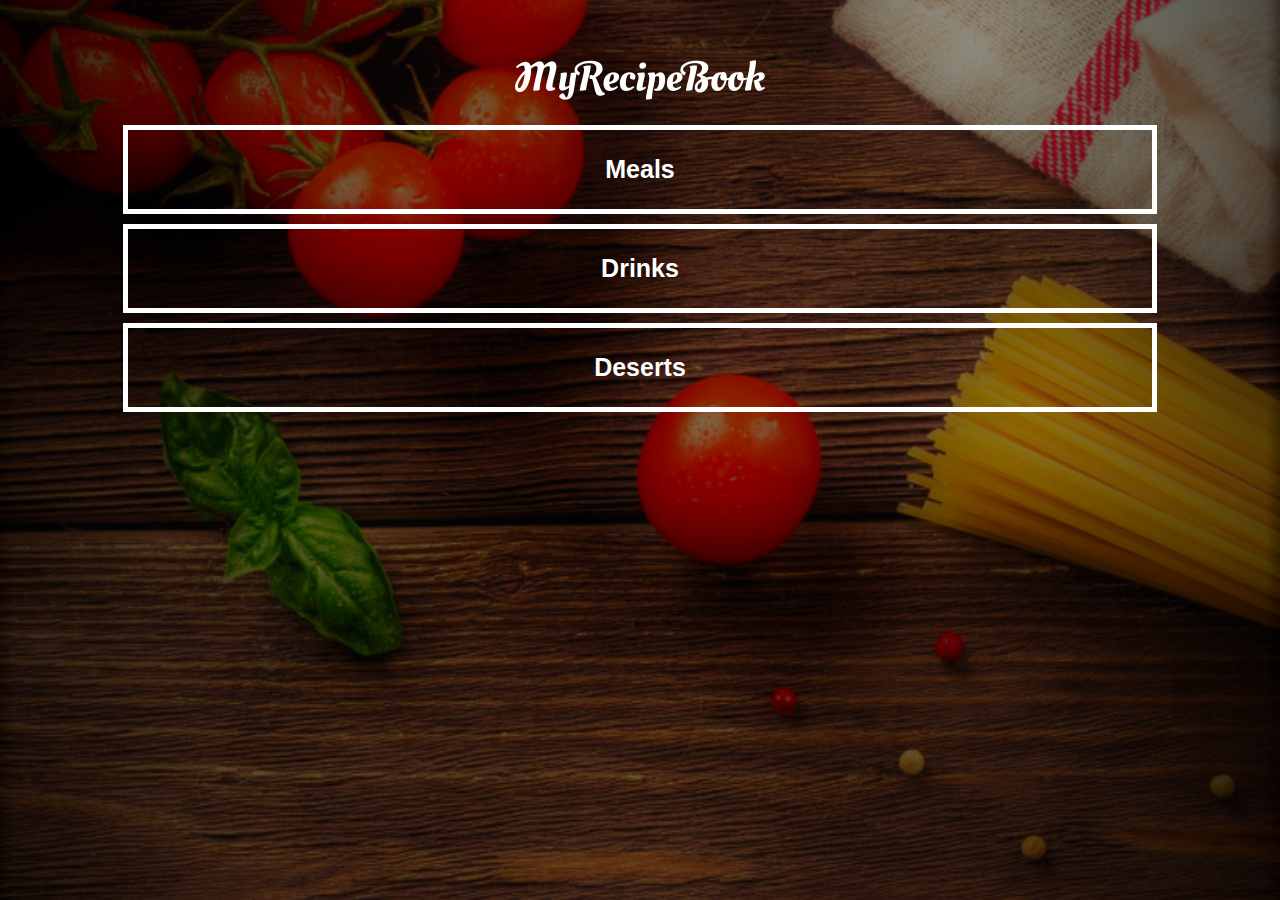
<file: index.html>
<!DOCTYPE html>
<html>
    <head>
        <title>My Recipe Book</title>
        <link rel="stylesheet" href="style.css">
    </head>
    
    <body class="body-home">
        <div id="home">
           
          <img scr="images/logo-img.png" id="home-logo-img">  
          <img src="images/logo-text.png" id="home-logo-text">   
        
            <div class="home menu">
        
           <a href="meals.html" class="home-menu-item">
                <p>Meals</p>
                </a>     
                
            <a href="drinks.html" class="home-menu-item">
                <p>Drinks</p>
            </a>    
                
            <a href="deserts.html" class="home-menu-item">
                <p>Deserts</p>
            </a> 
                          
            </div> 
            
        </div>
    </body>        
</html>
</file>
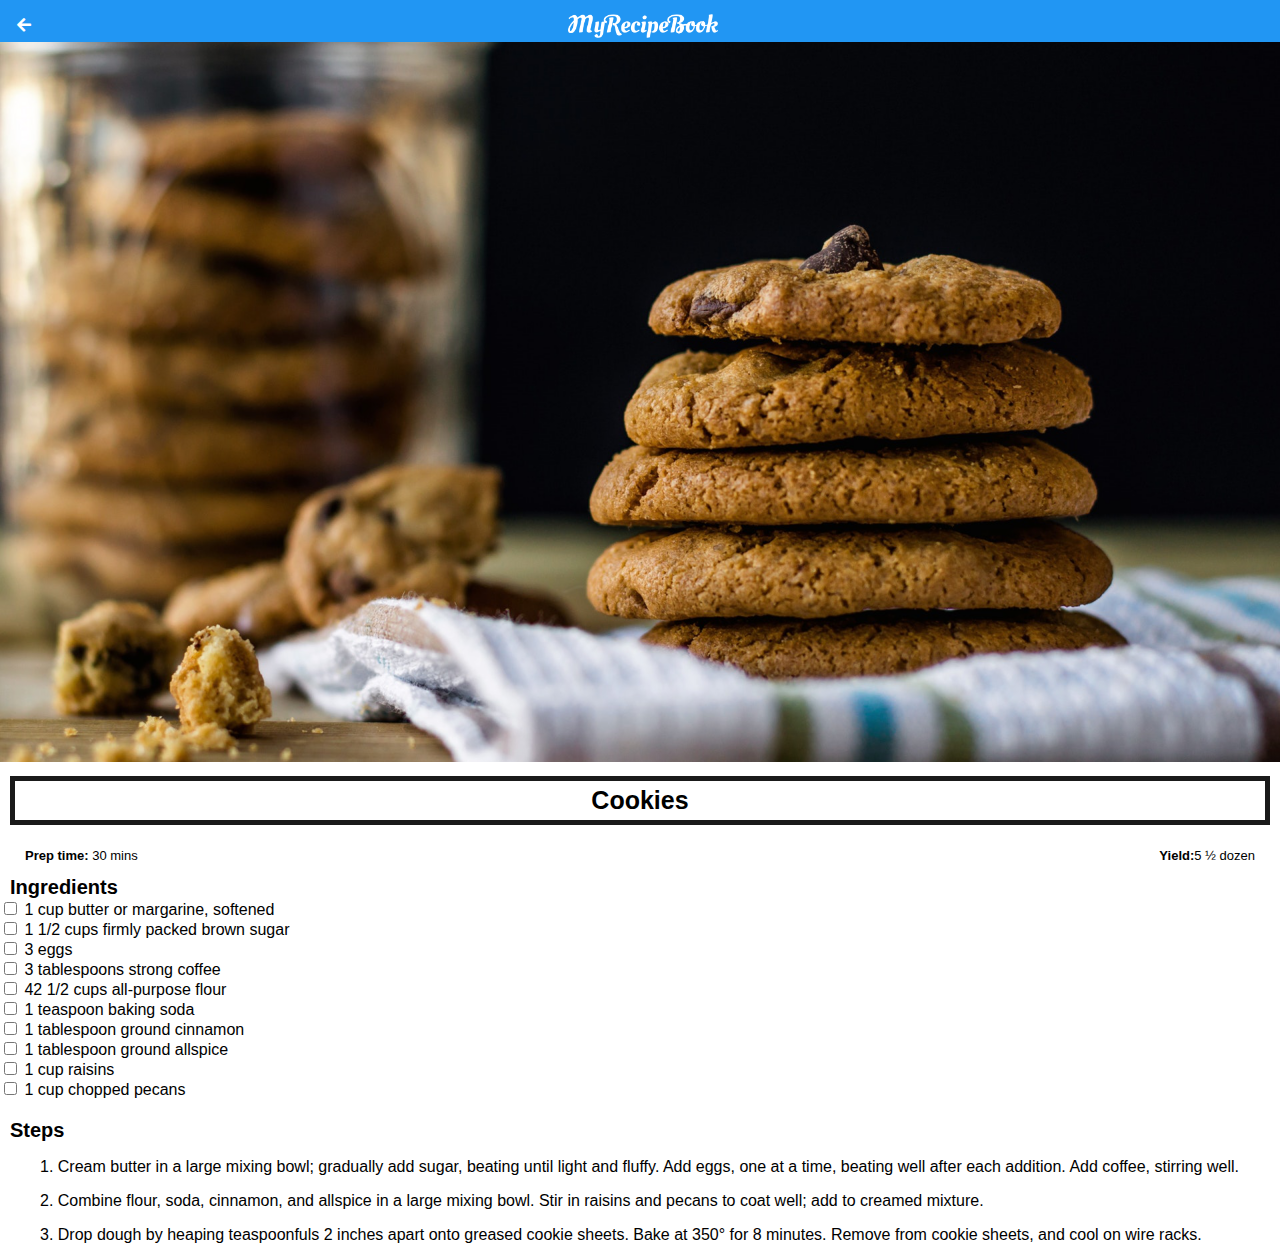
<file: cookies.html>
<!DOCTYPE html>
<html>
    <head>
        <title>My Recipe Book | Drinks | Griled Cheese</title>
        <link rel="stylesheet" href="style.css">
        <link rel="stylesheet" href="fontawesome/css/all.css">
    </head>
    
    <body class="body-recipe">
        
        <div class="header">
        <a href="index.html">
            <i class="fas fa-arrow-left"></i>
        </a>
        <img src="images/logo-text.png">
        </div>
        
        <div id="meals">
            
        <div class="meals-recipe">
   <div class="recipe-details">
            <img src="images/cookies.png">
       <h1>Cookies</h1>
       <div class="recipe-details-info">
       <p><b>Prep time:</b> 30 mins</p>
       <p style="float: right;"><b>Yield:</b>5 ½ dozen</p>
           </div>
       <div class="recipe-details-ingrendients">
       <h2>Ingredients</h2>
           
           <input id="check-01" type="checkbox">
           <lebel for="check-01">1 cup butter or margarine, softened</lebel>
           <br>
                     <input id="check-01" type="checkbox">
           <lebel for="check-01">1 1/2 cups firmly packed brown sugar</lebel>
           <br> 
                      <input id="check-01" type="checkbox">
           <lebel for="check-01">3 eggs</lebel>
           <br>
                      <input id="check-01" type="checkbox">
           <lebel for="check-01">3 tablespoons strong coffee</lebel>
           <br>
                      <input id="check-01" type="checkbox">
           <lebel for="check-01">42 1/2 cups all-purpose flour</lebel>
           <br>
           
                                 <input id="check-01" type="checkbox">
           <lebel for="check-01">1 teaspoon baking soda</lebel>
           <br>
           
                                 <input id="check-01" type="checkbox">
           <lebel for="check-01">1 tablespoon ground cinnamon</lebel>
           <br>
                                 <input id="check-01" type="checkbox">
           <lebel for="check-01">1 tablespoon ground allspice</lebel>
           <br>
                                 <input id="check-01" type="checkbox">
           <lebel for="check-01">1 cup raisins</lebel>
           <br>
                                 <input id="check-01" type="checkbox">
           <lebel for="check-01">1 cup chopped pecans</lebel>
           <br>
           
           
           
           
           
         </div>
         <div class="recipe-details-steps">
              <h2>Steps</h2>
               
             <ol>1.	Cream butter in a large mixing bowl; gradually add sugar, beating until light and fluffy. Add eggs, one at a time, beating well after each addition. Add coffee, stirring well.</ol>
             <ol>2.	Combine flour, soda, cinnamon, and allspice in a large mixing bowl. Stir in raisins and pecans to coat well; add to creamed mixture.</ol>
             <ol>3.	Drop dough by heaping teaspoonfuls 2 inches apart onto greased cookie sheets. Bake at 350° for 8 minutes. Remove from cookie sheets, and cool on wire racks.</ol>
             
        </div>
       
       
       
              </div>
            
            </div>
            
        </div>
    </body>        
</html>
</file>
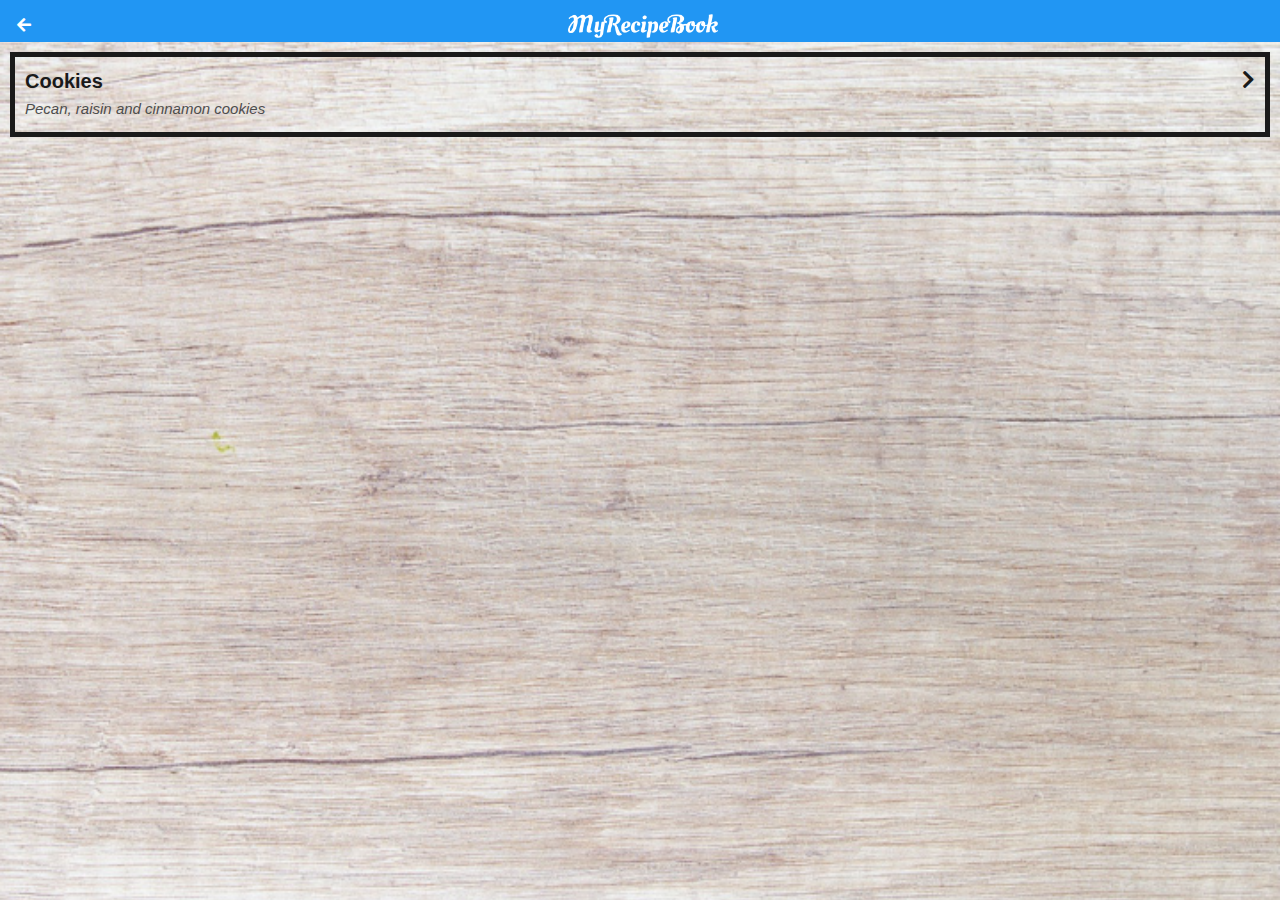
<file: deserts.html>
<!DOCTYPE html>
<html>
    <head>
        <title>My Recipe Book | Drinks</title>
        <link rel="stylesheet" href="style.css">
        <link rel="stylesheet" href="fontawesome/css/all.css">
    </head>
    
    <body class="body-meals">
        
        <div class="header">
        <a href="index.html">
            <i class="fas fa-arrow-left"></i>
        </a>
        <img src="images/logo-text.png">
        </div>
        
        <div id="meals">
            
        <div class="meals-list">
          
            <a href="cookies.html">
                <div class="meals-list-item">
                <h1>Cookies<i class="fas fa-chevron-right"></i></h1>
                   <p>Pecan, raisin and cinnamon cookies</p> 
                    
                </div>
            
            
            </a>
            </div>
            
        </div>
    </body>        
</html>
</file>
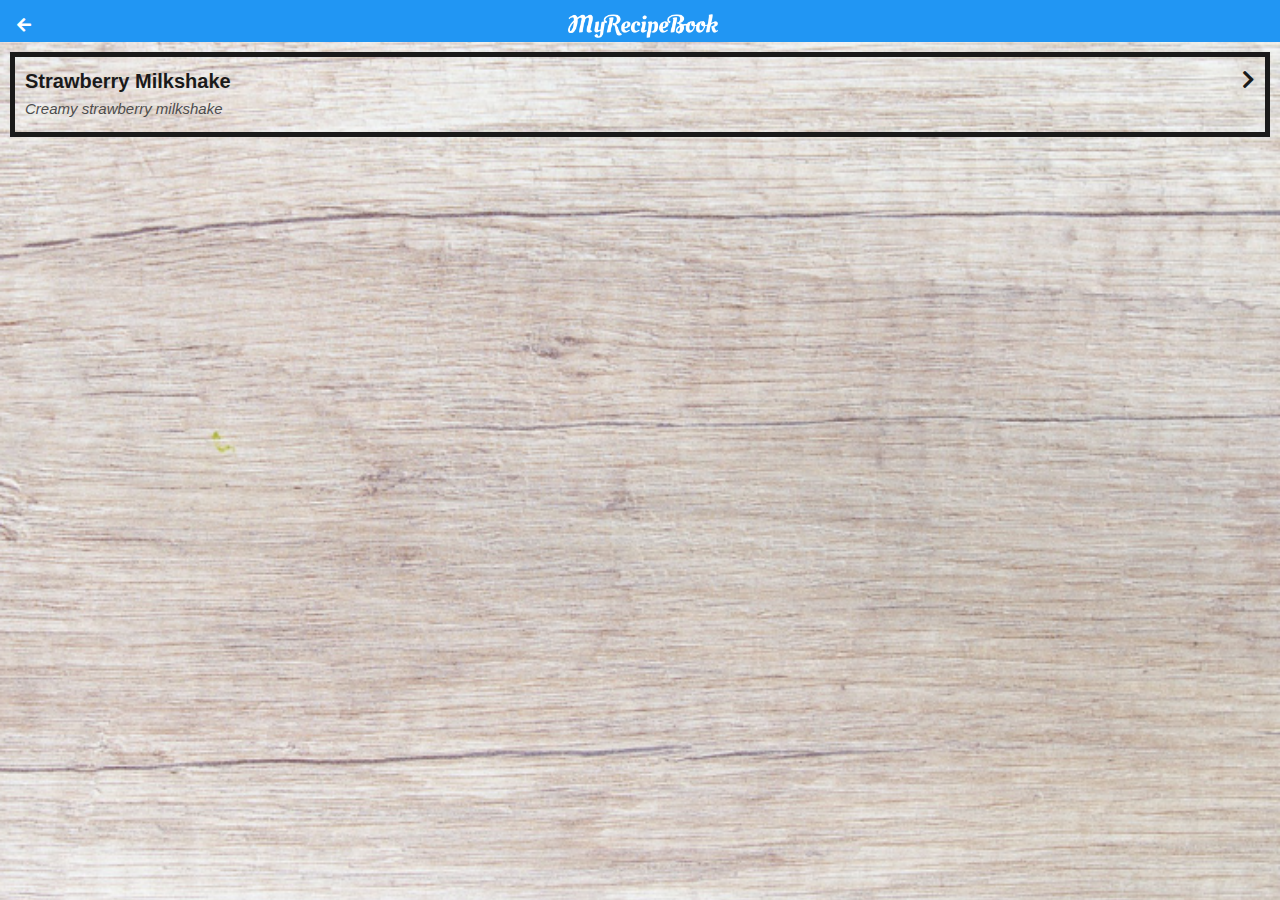
<file: drinks.html>
<!DOCTYPE html>
<html>
    <head>
        <title>My Recipe Book | Drinks</title>
        <link rel="stylesheet" href="style.css">
        <link rel="stylesheet" href="fontawesome/css/all.css">
    </head>
    
    <body class="body-meals">
        
        <div class="header">
        <a href="index.html">
            <i class="fas fa-arrow-left"></i>
        </a>
        <img src="images/logo-text.png">
        </div>
        
        <div id="meals">
            
        <div class="meals-list">
          
            <a href="strawberrymilkshake.html">
                <div class="meals-list-item">
                <h1>Strawberry Milkshake<i class="fas fa-chevron-right"></i></h1>
                   <p>Creamy strawberry milkshake</p> 
                    
                </div>
            
            
            </a>
            </div>
            
        </div>
    </body>        
</html>
</file>
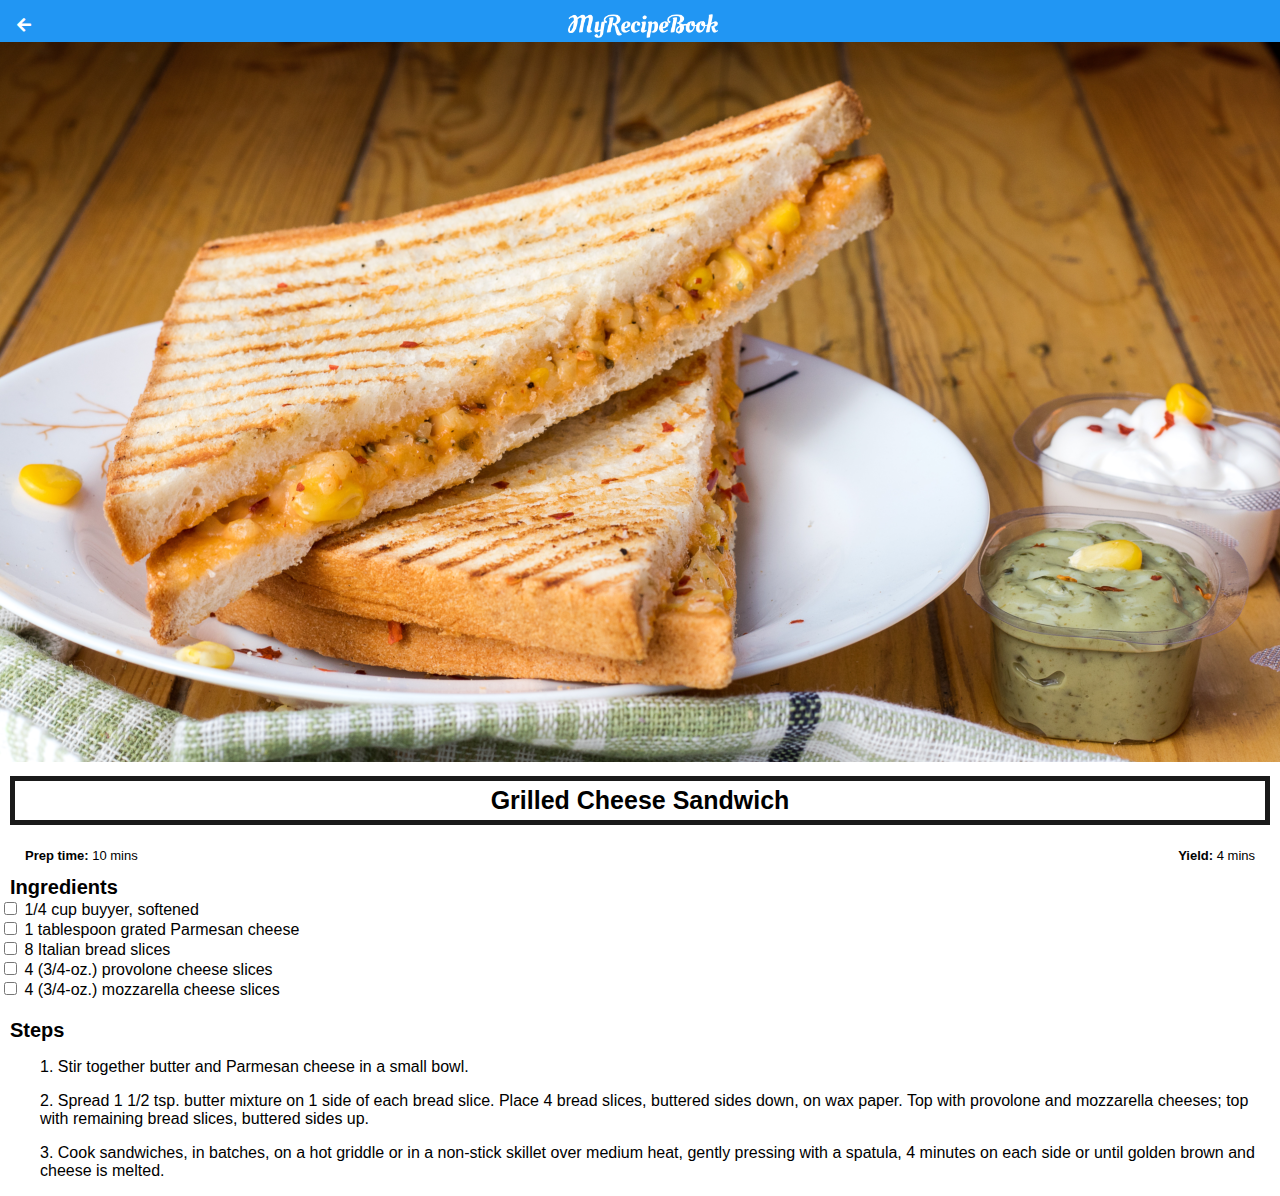
<file: griledcheese.html>
<!DOCTYPE html>
<html>
    <head>
        <title>My Recipe Book | Drinks | Griled Cheese</title>
        <link rel="stylesheet" href="style.css">
        <link rel="stylesheet" href="fontawesome/css/all.css">
    </head>
    
    <body class="body-recipe">
        
        <div class="header">
        <a href="index.html">
            <i class="fas fa-arrow-left"></i>
        </a>
        <img src="images/logo-text.png">
        </div>
        
        <div id="meals">
            
        <div class="meals-recipe">
   <div class="recipe-details">
            <img src="images/grilledCheese.png">
       <h1>Grilled Cheese Sandwich</h1>
       <div class="recipe-details-info">
       <p><b>Prep time:</b> 10 mins</p>
       <p style="float: right;"><b>Yield:</b> 4 mins</p>
           </div>
       <div class="recipe-details-ingrendients">
       <h2>Ingredients</h2>
           
           <input id="check-01" type="checkbox">
           <lebel for="check-01">1/4 cup buyyer, softened</lebel>
           <br>
                     <input id="check-01" type="checkbox">
           <lebel for="check-01">1 tablespoon grated Parmesan cheese</lebel>
           <br> 
                      <input id="check-01" type="checkbox">
           <lebel for="check-01">8 Italian bread slices</lebel>
           <br>
                      <input id="check-01" type="checkbox">
           <lebel for="check-01">4 (3/4-oz.) provolone cheese slices</lebel>
           <br>
                      <input id="check-01" type="checkbox">
           <lebel for="check-01">4 (3/4-oz.) mozzarella cheese slices</lebel>
           <br>
         </div>
         <div class="recipe-details-steps">
              <h2>Steps</h2>
               
             <ol>1.	Stir together butter and Parmesan cheese in a small bowl.</ol>
             <ol>2.	Spread 1 1/2 tsp. butter mixture on 1 side of each bread slice. Place 4 bread slices, buttered sides down, on wax paper. Top with provolone and mozzarella cheeses; top with remaining bread slices, buttered sides up.</ol>
             <ol>3.	Cook sandwiches, in batches, on a hot griddle or in a non-stick skillet over medium heat, gently pressing with a spatula, 4 minutes on each side or until golden brown and cheese is melted.</ol>
             
        </div>
       
       
       
              </div>
            
            </div>
            
        </div>
    </body>        
</html>
</file>
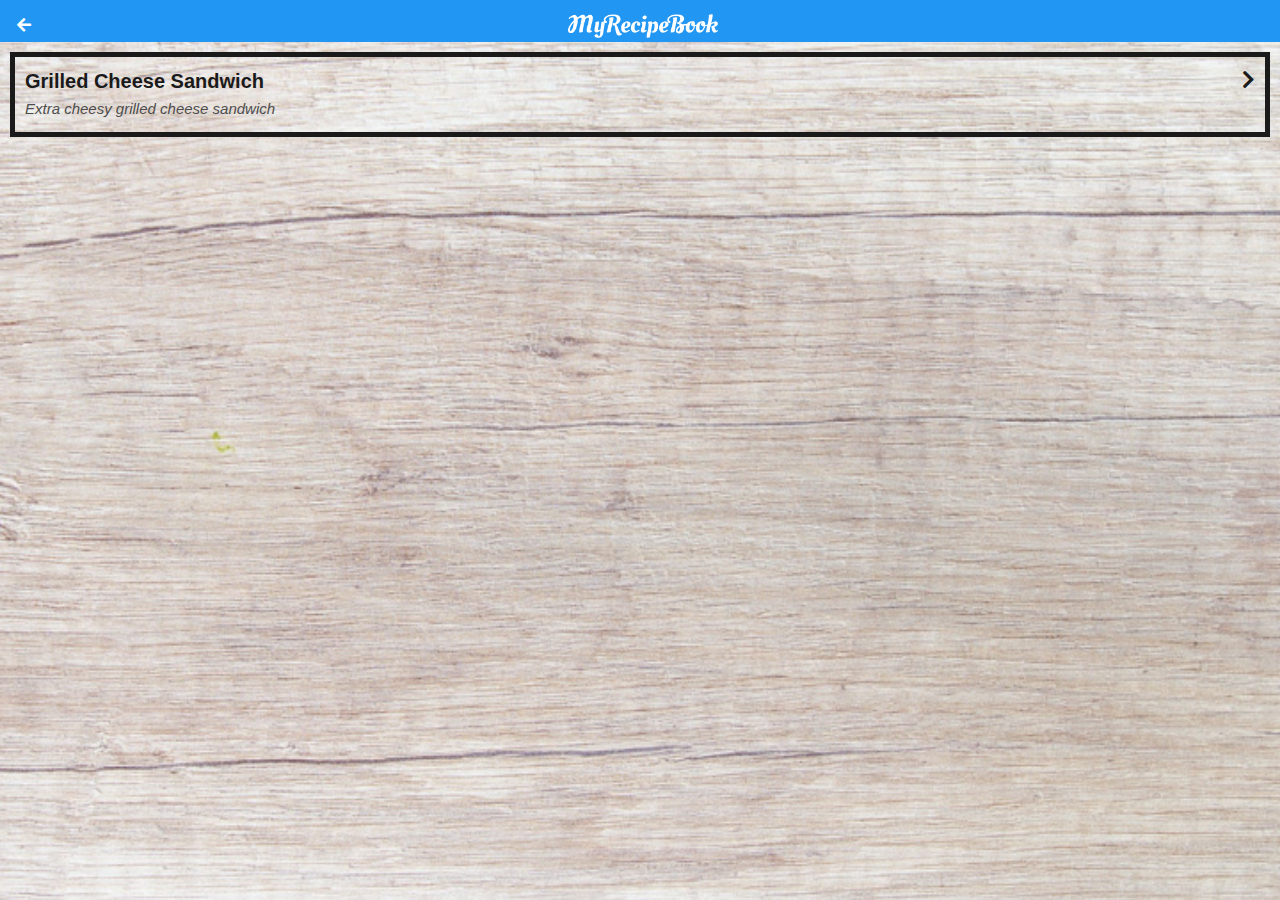
<file: meals.html>
<!DOCTYPE html>
<html>
    <head>
        <title>My Recipe Book | Meals</title>
        <link rel="stylesheet" href="style.css">
        <link rel="stylesheet" href="fontawesome/css/all.css">
    </head>
    
    <body class="body-meals">
        
        <div class="header">
        <a href="index.html">
            <i class="fas fa-arrow-left"></i>
        </a>
        <img src="images/logo-text.png">
        </div>
        
        <div id="meals">
            
        <div class="meals-list">
          
            <a href="griledcheese.html">
                <div class="meals-list-item">
                <h1>Grilled Cheese Sandwich<i class="fas fa-chevron-right"></i></h1>
                   <p>Extra cheesy grilled cheese sandwich</p> 
                    
                </div>
            
            
            </a>
            </div>
            
        </div>
    </body>        
</html>
</file>
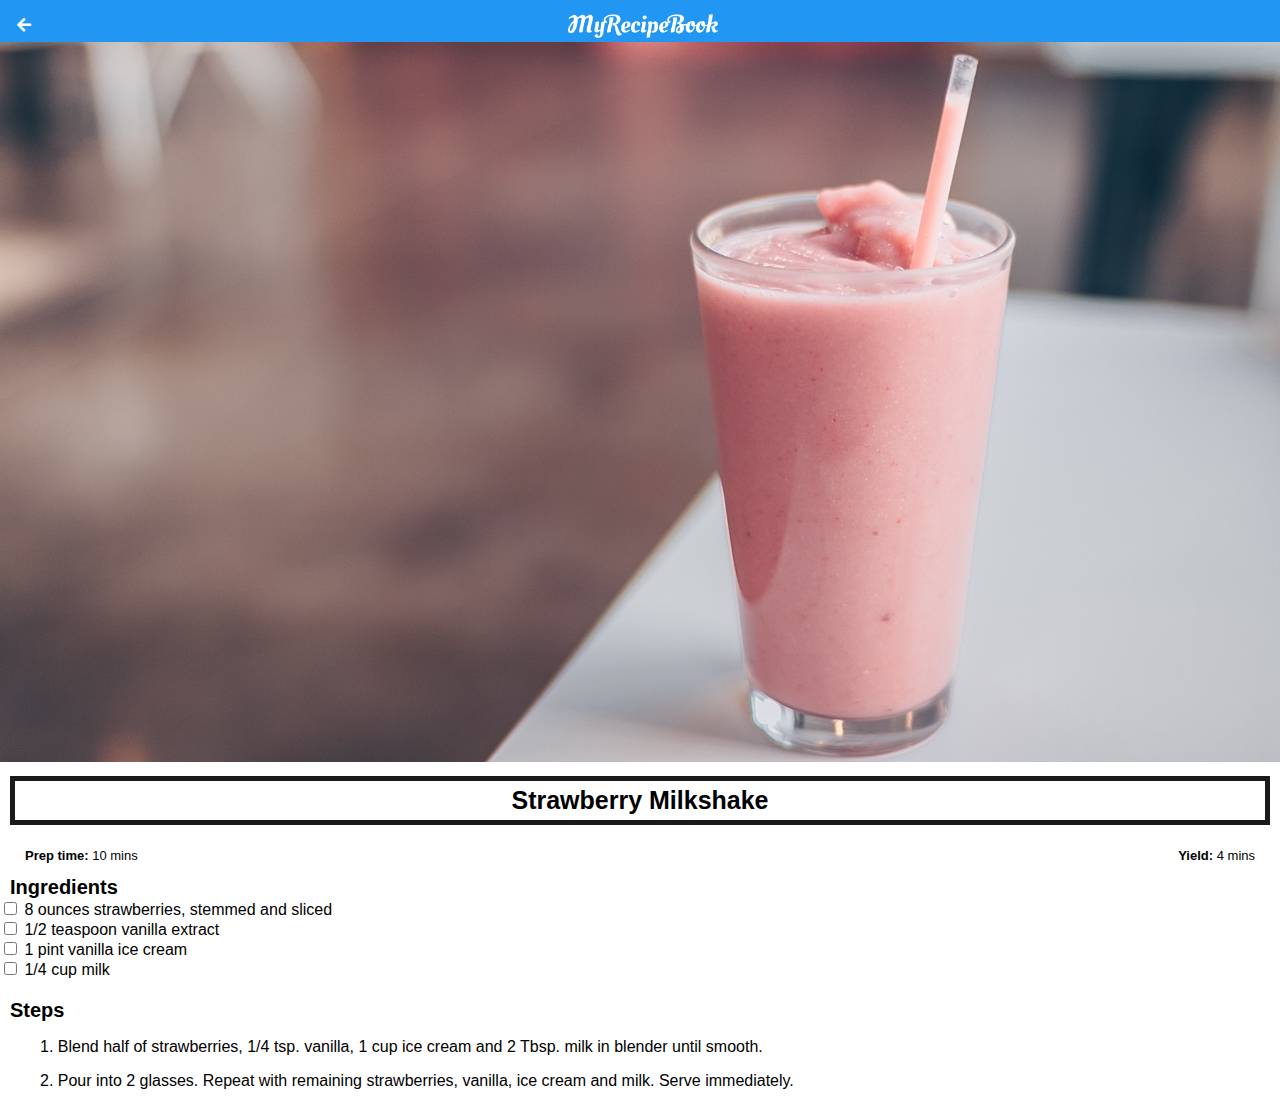
<file: strawberrymilkshake.html>
<!DOCTYPE html>
<html>
    <head>
        <title>My Recipe Book | Drinks | Griled Cheese</title>
        <link rel="stylesheet" href="style.css">
        <link rel="stylesheet" href="fontawesome/css/all.css">
    </head>
    
    <body class="body-recipe">
        
        <div class="header">
        <a href="index.html">
            <i class="fas fa-arrow-left"></i>
        </a>
        <img src="images/logo-text.png">
        </div>
        
        <div id="meals">
            
        <div class="meals-recipe">
   <div class="recipe-details">
            <img src="images/strawberryMilkshake.png">
       <h1>Strawberry Milkshake</h1>
       <div class="recipe-details-info">
       <p><b>Prep time:</b> 10 mins</p>
       <p style="float: right;"><b>Yield:</b> 4 mins</p>
           </div>
       <div class="recipe-details-ingrendients">
       <h2>Ingredients</h2>
           
           <input id="check-01" type="checkbox">
           <lebel for="check-01">8 ounces strawberries, stemmed and sliced</lebel>
           <br>
                     <input id="check-01" type="checkbox">
           <lebel for="check-01">1/2 teaspoon vanilla extract</lebel>
           <br> 
                      <input id="check-01" type="checkbox">
           <lebel for="check-01">1 pint vanilla ice cream</lebel>
           <br>
                      <input id="check-01" type="checkbox">
           <lebel for="check-01">1/4 cup milk</lebel>
           <br>

         </div>
         <div class="recipe-details-steps">
              <h2>Steps</h2>
               
             <ol>1.	Blend half of strawberries, 1/4 tsp. vanilla, 1 cup ice cream and 2 Tbsp. milk in blender until smooth.</ol>
             <ol>2.	Pour into 2 glasses. Repeat with remaining strawberries, vanilla, ice cream and milk. Serve immediately.</ol>

        </div>
       
       
       
              </div>
            
            </div>
            
        </div>
    </body>        
</html>
</file>
<file: style.css>
html {
    height: 100;
    
}
body {
    font-family: sans-serif;
    
    margin: 0;
    padding: 0;
    
    height: 100%;
}

.body-home {
    background-image: url(images/background-01-port.png);
    background-position: center;
    background-attachment: fixed; 
    background-repeat: no-repeat;
    background-size: cover;
}

.body-meals {
    background-image: url(images/background-02-port.png);
    background-position: center;
    background-attachment: fixed; 
    background-repeat: no-repeat;
    background-size: cover;
}

/*================ HOME PAGE ==================*/

#home-logo-img {
    width: 50px;
    display: block;
    margin: auto;
    padding: 25px 10px 10px 10px;
    }

#home-logo-text {
    width: auto;
    display: block;
    margin: auto;
    padding: 25px;
}

/*============== HOME PAGE MENU ============*/

.home-menu-item {
    text-decoration: none;
    text-transform: upperchase;
    
    color: #ffffff;
    font-size: 25px;
    font-weight: bold;
    text-align: center;
    border: 5px solid #ffffff;
    
    display: block;
    margin: auto;
    margin-bottom: 10px;
    width: 80%;
}

/*================ HEADER ==================*/

.header {
    background-color: #2196f3;
    
    width: 100;
    height: 50%;
    top: 0%
        
    position: fixed;
    overflow: hidden;
    
    text-align: center;
}
 
.header i {
    float: left;
    padding: 17px 0px 0px 17px;
    color: #ffffff
}

.header img {
    width: 150px;
    padding-top: 14px;
    padding-right: 25px;    
}


/*============== HOME PAGE MENU ============*/

.meals-list a {
    text-decoration: none;
}

.meals-list-item {
    border: 5px solid #1a1a1a;
    margin: 10px;
}

.meals-list-item h1 {
    font-weight: bold;
    font-size: 20px;
    color: #1a1a1a;
    padding-left: 10px;    
}

.meals-list-item i {
    float: right;
    color: #1a1a1a;
    padding-right: 10px;
}

.meals-list-item p {
    font-size: 15px;
    font-style: italic;
    color: #4d4d4d;
    margin-top: -7px;
    padding-left: 10px
}

/*================ RECIPE PAGE ==================*/

#recipe {
    padding-top: 50%;
}

/*================ RECIPE DETAILS ==================*/

.recipe-details img {
    width:  100%;
}

.recipe-details h1 {
    font-size: 25px;
    text-align: center;
    border: 5px solid #1a1a1a;
    margin: 10px;
    padding: 5px;
}

.recipe-details h2 {
    font-size: 20px;
    text-align: left;
    margin: 0;
    margin-left: 10px;
    
}

.recipe-details-info {
    margin-left: 25px;
    margin-right: 25px;
}

.recipe-details-info p {
    font-size: 13px;
    display: inline-block
    
}

.recipe-details-ingredients label {
    line-height: 25px;
    margin-left: 10px;
    
}

.recipe-details-steps {
    padding-top: 20px;
}

.receipe-details-steps ol {
    padding-left: 28px
}
</file>
